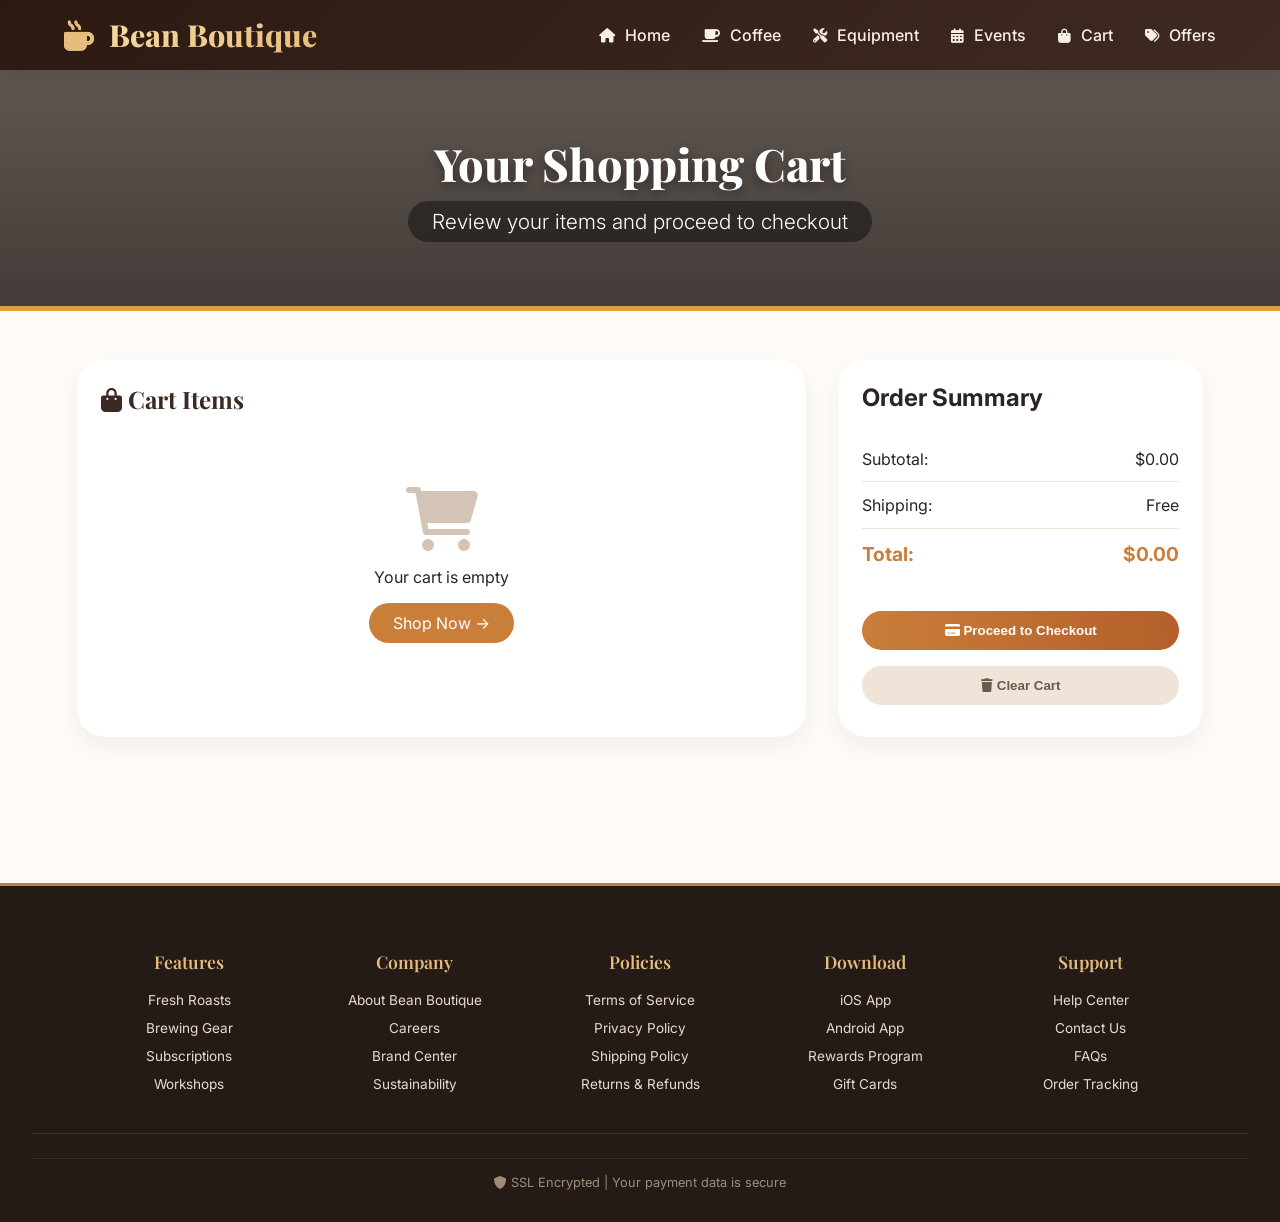
<file: cart.html>
<!DOCTYPE html>
<html lang="en">
<head>
    <meta charset="UTF-8">
    <meta name="viewport" content="width=device-width, initial-scale=1.0">
    <title>Shopping Cart - Bean Boutique</title>
    <link rel="stylesheet" href="css/styles.css">
    <link href="https://fonts.googleapis.com/css2?family=Inter:opsz,wght@14..32,300;14..32,400;14..32,600;14..32,700&family=Playfair+Display:wght@400;500;700;800&display=swap" rel="stylesheet">
    <link rel="stylesheet" href="https://cdnjs.cloudflare.com/ajax/libs/font-awesome/6.0.0-beta3/css/all.min.css">
</head>
<body>

<!-- Navigation Bar -->
<nav>
    <div class="logo"><i class="fas fa-mug-hot"></i> Bean Boutique</div>
    <ul>
        <li><a href="index.html"><i class="fas fa-home"></i> Home</a></li>
        <li><a href="coffee.html"><i class="fas fa-coffee"></i> Coffee</a></li>
        <li><a href="equipment.html"><i class="fas fa-tools"></i> Equipment</a></li>
        <li><a href="events.html"><i class="fas fa-calendar-alt"></i> Events</a></li>
        <li><a href="cart.html"><i class="fas fa-shopping-bag"></i> Cart</a></li>
        <li><a href="offers.html"><i class="fas fa-tags"></i> Offers</a></li>
    </ul>
</nav>

<!-- Page Header -->
<header class="small-header cart-header">
    <h1>Your Shopping Cart</h1>
    <p>Review your items and proceed to checkout</p>
</header>

<!-- Plugin 3: Shopping Cart with Quantity Management -->
<section class="cart-section">
    <div class="cart-container">
        <div class="cart-items">
            <h2><i class="fas fa-shopping-bag"></i> Cart Items</h2>
            <div id="cartItemsList">
                <div class="empty-cart">
                    <i class="fas fa-shopping-cart"></i>
                    <p>Your cart is empty</p>
                    <a href="coffee.html" class="shop-now">Shop Now →</a>
                </div>
            </div>
        </div>
        <div class="cart-summary">
            <h2>Order Summary</h2>
            <div class="summary-details">
                <div class="summary-row">
                    <span>Subtotal:</span>
                    <span id="subtotal">$0.00</span>
                </div>
                <div class="summary-row">
                    <span>Shipping:</span>
                    <span>Free</span>
                </div>
                <div class="summary-row total">
                    <span>Total:</span>
                    <span id="total">$0.00</span>
                </div>
            </div>
            <button class="checkout-btn" onclick="checkout()"><i class="fas fa-credit-card"></i> Proceed to Checkout</button>
            <button class="clear-cart" onclick="clearCart()"><i class="fas fa-trash"></i> Clear Cart</button>
        </div>
    </div>
</section>

<!-- Footer -->
<footer>
    <div class="footer-columns">
        <div class="footer-col">
            <h3>Features</h3>
            <ul>
                <li><a href="coffee.html">Fresh Roasts</a></li>
                <li><a href="equipment.html">Brewing Gear</a></li>
                <li><a href="offers.html">Subscriptions</a></li>
                <li><a href="events.html">Workshops</a></li>
            </ul>
        </div>
        <div class="footer-col">
            <h3>Company</h3>
            <ul>
                <li><a href="#">About Bean Boutique</a></li>
                <li><a href="#">Careers</a></li>
                <li><a href="#">Brand Center</a></li>
                <li><a href="#">Sustainability</a></li>
            </ul>
        </div>
        <div class="footer-col">
            <h3>Policies</h3>
            <ul>
                <li><a href="#">Terms of Service</a></li>
                <li><a href="#">Privacy Policy</a></li>
                <li><a href="#">Shipping Policy</a></li>
                <li><a href="#">Returns & Refunds</a></li>
            </ul>
        </div>
        <div class="footer-col">
            <h3>Download</h3>
            <ul>
                <li><a href="#">iOS App</a></li>
                <li><a href="#">Android App</a></li>
                <li><a href="#">Rewards Program</a></li>
                <li><a href="#">Gift Cards</a></li>
            </ul>
        </div>
        <div class="footer-col">
            <h3>Support</h3>
            <ul>
                <li><a href="#">Help Center</a></li>
                <li><a href="#">Contact Us</a></li>
                <li><a href="#">FAQs</a></li>
                <li><a href="#">Order Tracking</a></li>
            </ul>
        </div>
    </div>
    <div class="security-badge">
        <i class="fas fa-shield-alt"></i> SSL Encrypted | Your payment data is secure
    </div>
</footer>

<script>
// Load and display cart items from localStorage
function loadCart() {
    let cart = JSON.parse(localStorage.getItem('coffeeCart') || '[]');
    let cartItemsDiv = document.getElementById('cartItemsList');
    
    if (cart.length === 0) {
        cartItemsDiv.innerHTML = `<div class="empty-cart">
            <i class="fas fa-shopping-cart"></i>
            <p>Your cart is empty</p>
            <a href="coffee.html" class="shop-now">Shop Now →</a>
        </div>`;
        document.getElementById('subtotal').innerText = '$0.00';
        document.getElementById('total').innerText = '$0.00';
        return;
    }
    
    let html = '<div class="cart-items-list">';
    let subtotal = 0;
    
    cart.forEach((item, index) => {
        let itemTotal = item.price * item.quantity;
        subtotal += itemTotal;
        html += `
            <div class="cart-item">
                <div class="cart-item-info">
                    <h3>${item.name}</h3>
                    <p>$${item.price.toFixed(2)} each</p>
                    <div class="quantity-controls">
                        <button class="qty-btn" onclick="updateQuantity(${index}, -1)">-</button>
                        <span class="qty-value">${item.quantity}</span>
                        <button class="qty-btn" onclick="updateQuantity(${index}, 1)">+</button>
                        <span class="item-total">$${itemTotal.toFixed(2)}</span>
                    </div>
                </div>
                <button class="remove-item" onclick="removeItem(${index})"><i class="fas fa-trash-alt"></i> Remove</button>
            </div>
        `;
    });
    
    html += '</div>';
    cartItemsDiv.innerHTML = html;
    document.getElementById('subtotal').innerText = `$${subtotal.toFixed(2)}`;
    document.getElementById('total').innerText = `$${subtotal.toFixed(2)}`;
}

// Update item quantity
function updateQuantity(index, change) {
    let cart = JSON.parse(localStorage.getItem('coffeeCart') || '[]');
    let newQuantity = cart[index].quantity + change;
    
    if (newQuantity < 1) {
        cart.splice(index, 1);
    } else {
        cart[index].quantity = newQuantity;
    }
    
    localStorage.setItem('coffeeCart', JSON.stringify(cart));
    loadCart();
}

// Remove single item from cart
function removeItem(index) {
    let cart = JSON.parse(localStorage.getItem('coffeeCart') || '[]');
    cart.splice(index, 1);
    localStorage.setItem('coffeeCart', JSON.stringify(cart));
    loadCart();
}

// Clear entire cart
function clearCart() {
    if (confirm('Are you sure you want to clear your cart?')) {
        localStorage.removeItem('coffeeCart');
        loadCart();
    }
}

// Checkout process
function checkout() {
    let cart = JSON.parse(localStorage.getItem('coffeeCart') || '[]');
    if (cart.length === 0) {
        alert('Your cart is empty! Add some items first.');
        return;
    }
    alert('Thank you for your purchase! 🎉 Your order has been placed.');
    localStorage.removeItem('coffeeCart');
    loadCart();
}

// Initialize cart on page load
loadCart();
</script>

</body>
</html>
</file>
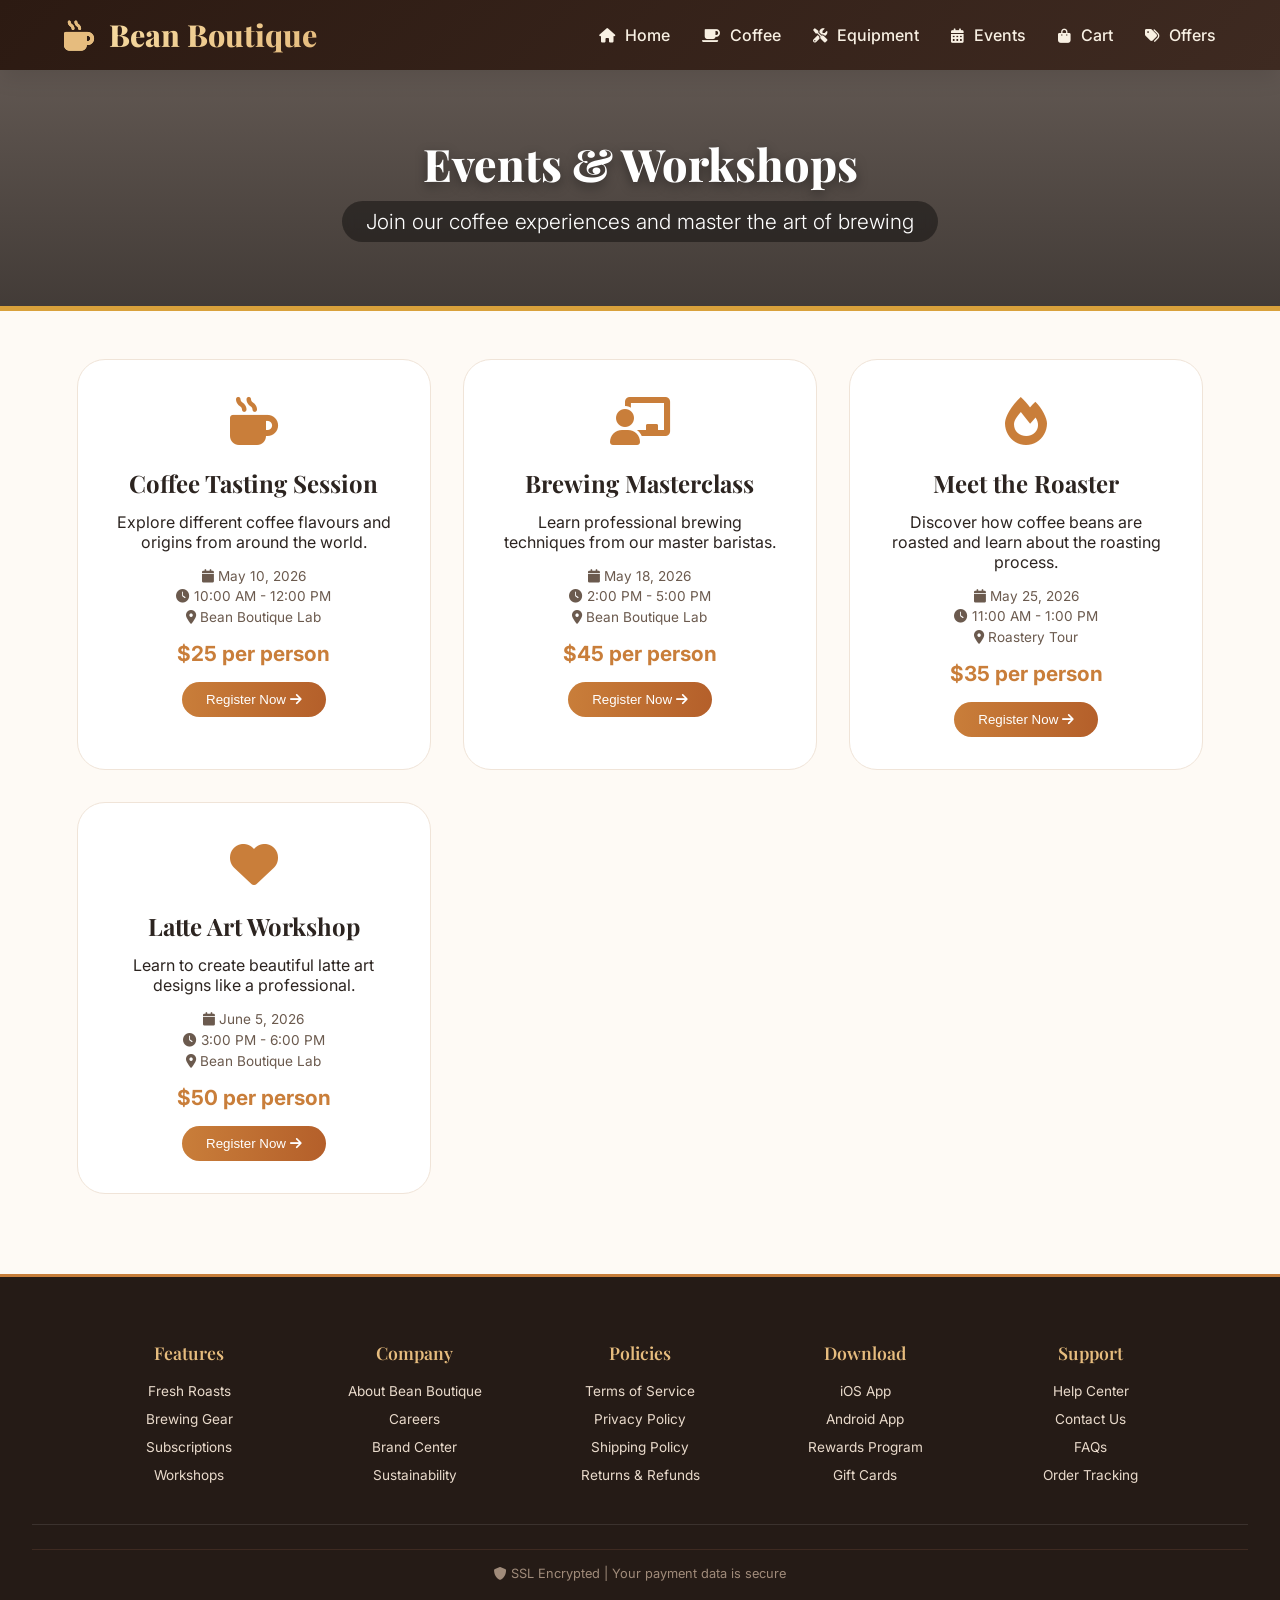
<file: events.html>
<!DOCTYPE html>
<html lang="en">
<head>
    <meta charset="UTF-8">
    <meta name="viewport" content="width=device-width, initial-scale=1.0">
    <title>Events & Workshops - Bean Boutique</title>
    <link rel="stylesheet" href="css/styles.css">
    <link href="https://fonts.googleapis.com/css2?family=Inter:opsz,wght@14..32,300;14..32,400;14..32,600;14..32,700&family=Playfair+Display:wght@400;500;700;800&display=swap" rel="stylesheet">
    <link rel="stylesheet" href="https://cdnjs.cloudflare.com/ajax/libs/font-awesome/6.0.0-beta3/css/all.min.css">
</head>
<body>

<!-- Navigation Bar -->
<nav>
    <div class="logo"><i class="fas fa-mug-hot"></i> Bean Boutique</div>
    <ul>
        <li><a href="index.html"><i class="fas fa-home"></i> Home</a></li>
        <li><a href="coffee.html"><i class="fas fa-coffee"></i> Coffee</a></li>
        <li><a href="equipment.html"><i class="fas fa-tools"></i> Equipment</a></li>
        <li><a href="events.html"><i class="fas fa-calendar-alt"></i> Events</a></li>
        <li><a href="cart.html"><i class="fas fa-shopping-bag"></i> Cart</a></li>
        <li><a href="offers.html"><i class="fas fa-tags"></i> Offers</a></li>
    </ul>
</nav>

<!-- Page Header -->
<header class="small-header events-header">
    <h1>Events & Workshops</h1>
    <p>Join our coffee experiences and master the art of brewing</p>
</header>

<!-- Events Grid -->
<section class="events-container">
    <div class="event-card">
        <div class="event-icon"><i class="fas fa-mug-hot"></i></div>
        <h2>Coffee Tasting Session</h2>
        <p>Explore different coffee flavours and origins from around the world.</p>
        <div class="event-details">
            <span><i class="fas fa-calendar"></i> May 10, 2026</span>
            <span><i class="fas fa-clock"></i> 10:00 AM - 12:00 PM</span>
            <span><i class="fas fa-map-marker-alt"></i> Bean Boutique Lab</span>
        </div>
        <div class="event-price">$25 per person</div>
        <button class="register-btn" onclick="openRegistration('Coffee Tasting Session', 25)">Register Now <i class="fas fa-arrow-right"></i></button>
    </div>

    <div class="event-card">
        <div class="event-icon"><i class="fas fa-chalkboard-user"></i></div>
        <h2>Brewing Masterclass</h2>
        <p>Learn professional brewing techniques from our master baristas.</p>
        <div class="event-details">
            <span><i class="fas fa-calendar"></i> May 18, 2026</span>
            <span><i class="fas fa-clock"></i> 2:00 PM - 5:00 PM</span>
            <span><i class="fas fa-map-marker-alt"></i> Bean Boutique Lab</span>
        </div>
        <div class="event-price">$45 per person</div>
        <button class="register-btn" onclick="openRegistration('Brewing Masterclass', 45)">Register Now <i class="fas fa-arrow-right"></i></button>
    </div>

    <div class="event-card">
        <div class="event-icon"><i class="fas fa-fire"></i></div>
        <h2>Meet the Roaster</h2>
        <p>Discover how coffee beans are roasted and learn about the roasting process.</p>
        <div class="event-details">
            <span><i class="fas fa-calendar"></i> May 25, 2026</span>
            <span><i class="fas fa-clock"></i> 11:00 AM - 1:00 PM</span>
            <span><i class="fas fa-map-marker-alt"></i> Roastery Tour</span>
        </div>
        <div class="event-price">$35 per person</div>
        <button class="register-btn" onclick="openRegistration('Meet the Roaster', 35)">Register Now <i class="fas fa-arrow-right"></i></button>
    </div>

    <div class="event-card">
        <div class="event-icon"><i class="fas fa-heart"></i></div>
        <h2>Latte Art Workshop</h2>
        <p>Learn to create beautiful latte art designs like a professional.</p>
        <div class="event-details">
            <span><i class="fas fa-calendar"></i> June 5, 2026</span>
            <span><i class="fas fa-clock"></i> 3:00 PM - 6:00 PM</span>
            <span><i class="fas fa-map-marker-alt"></i> Bean Boutique Lab</span>
        </div>
        <div class="event-price">$50 per person</div>
        <button class="register-btn" onclick="openRegistration('Latte Art Workshop', 50)">Register Now <i class="fas fa-arrow-right"></i></button>
    </div>
</section>

<!-- Registration Modal -->
<div id="registerModal" class="modal">
    <div class="modal-content register-modal">
        <span class="close">&times;</span>
        <i class="fas fa-clipboard-list form-icon"></i>
        <h2>Register for Event</h2>
        <form id="registrationForm" action="mailto:events@beanboutique.com" method="POST" enctype="text/plain">
            <input type="text" id="eventName" name="Event" class="event-input" readonly>
            <input type="text" id="eventPrice" name="Price" class="event-input" readonly>
            <input type="text" id="firstName" name="First Name" placeholder="First Name" required>
            <input type="text" id="lastName" name="Last Name" placeholder="Last Name" required>
            <input type="email" id="email" name="Email" placeholder="Email Address" required>
            <input type="tel" id="phone" name="Phone Number" placeholder="Phone Number (optional)">
            <button type="submit">Complete Registration <i class="fas fa-check"></i></button>
        </form>
        <p class="email-note"><i class="fas fa-envelope"></i> Your registration will be sent to our events team via email</p>
    </div>
</div>

<!-- Toast Notification -->
<div id="toast" class="toast"><i class="fas fa-check-circle"></i> Registration sent!</div>

<!-- Footer -->
<footer>
    <div class="footer-columns">
        <div class="footer-col">
            <h3>Features</h3>
            <ul>
                <li><a href="coffee.html">Fresh Roasts</a></li>
                <li><a href="equipment.html">Brewing Gear</a></li>
                <li><a href="offers.html">Subscriptions</a></li>
                <li><a href="events.html">Workshops</a></li>
            </ul>
        </div>
        <div class="footer-col">
            <h3>Company</h3>
            <ul>
                <li><a href="#">About Bean Boutique</a></li>
                <li><a href="#">Careers</a></li>
                <li><a href="#">Brand Center</a></li>
                <li><a href="#">Sustainability</a></li>
            </ul>
        </div>
        <div class="footer-col">
            <h3>Policies</h3>
            <ul>
                <li><a href="#">Terms of Service</a></li>
                <li><a href="#">Privacy Policy</a></li>
                <li><a href="#">Shipping Policy</a></li>
                <li><a href="#">Returns & Refunds</a></li>
            </ul>
        </div>
        <div class="footer-col">
            <h3>Download</h3>
            <ul>
                <li><a href="#">iOS App</a></li>
                <li><a href="#">Android App</a></li>
                <li><a href="#">Rewards Program</a></li>
                <li><a href="#">Gift Cards</a></li>
            </ul>
        </div>
        <div class="footer-col">
            <h3>Support</h3>
            <ul>
                <li><a href="#">Help Center</a></li>
                <li><a href="#">Contact Us</a></li>
                <li><a href="#">FAQs</a></li>
                <li><a href="#">Order Tracking</a></li>
            </ul>
        </div>
    </div>
    <div class="security-badge">
        <i class="fas fa-shield-alt"></i> SSL Encrypted | Your payment data is secure
    </div>
</footer>

<script>
let currentEventName = '';
let currentEventPrice = '';

// Open registration modal with event details
function openRegistration(eventName, eventPrice) {
    let modal = document.getElementById('registerModal');
    currentEventName = eventName;
    currentEventPrice = eventPrice;
    document.getElementById('eventName').value = eventName;
    document.getElementById('eventPrice').value = '$' + eventPrice;
    modal.style.display = "flex";
}

// Handle form submission - opens email client
document.getElementById('registrationForm').addEventListener('submit', function(e) {
    e.preventDefault();
    
    let firstName = document.getElementById('firstName').value;
    let lastName = document.getElementById('lastName').value;
    let email = document.getElementById('email').value;
    let phone = document.getElementById('phone').value || 'Not provided';
    let eventName = document.getElementById('eventName').value;
    let eventPrice = document.getElementById('eventPrice').value;
    
    let subject = encodeURIComponent(`Event Registration: ${eventName}`);
    let body = encodeURIComponent(
        `Hello Bean Boutique Events Team,\n\n` +
        `I would like to register for the following event:\n\n` +
        `Event: ${eventName}\n` +
        `Price: ${eventPrice}\n\n` +
        `My Details:\n` +
        `Name: ${firstName} ${lastName}\n` +
        `Email: ${email}\n` +
        `Phone: ${phone}\n\n` +
        `Please send me confirmation and payment instructions.\n\n` +
        `Thank you!`
    );
    
    window.location.href = `mailto:events@beanboutique.com?subject=${subject}&body=${body}`;
    
    let toast = document.getElementById('toast');
    toast.innerHTML = '<i class="fas fa-check-circle"></i> Opening email client... Please send the email to complete registration!';
    toast.classList.add('show');
    
    setTimeout(() => {
        toast.classList.remove('show');
    }, 3000);
    
    setTimeout(() => {
        document.getElementById('registerModal').style.display = "none";
        document.getElementById('registrationForm').reset();
    }, 1000);
});
</script>

</body>
</html>
</file>
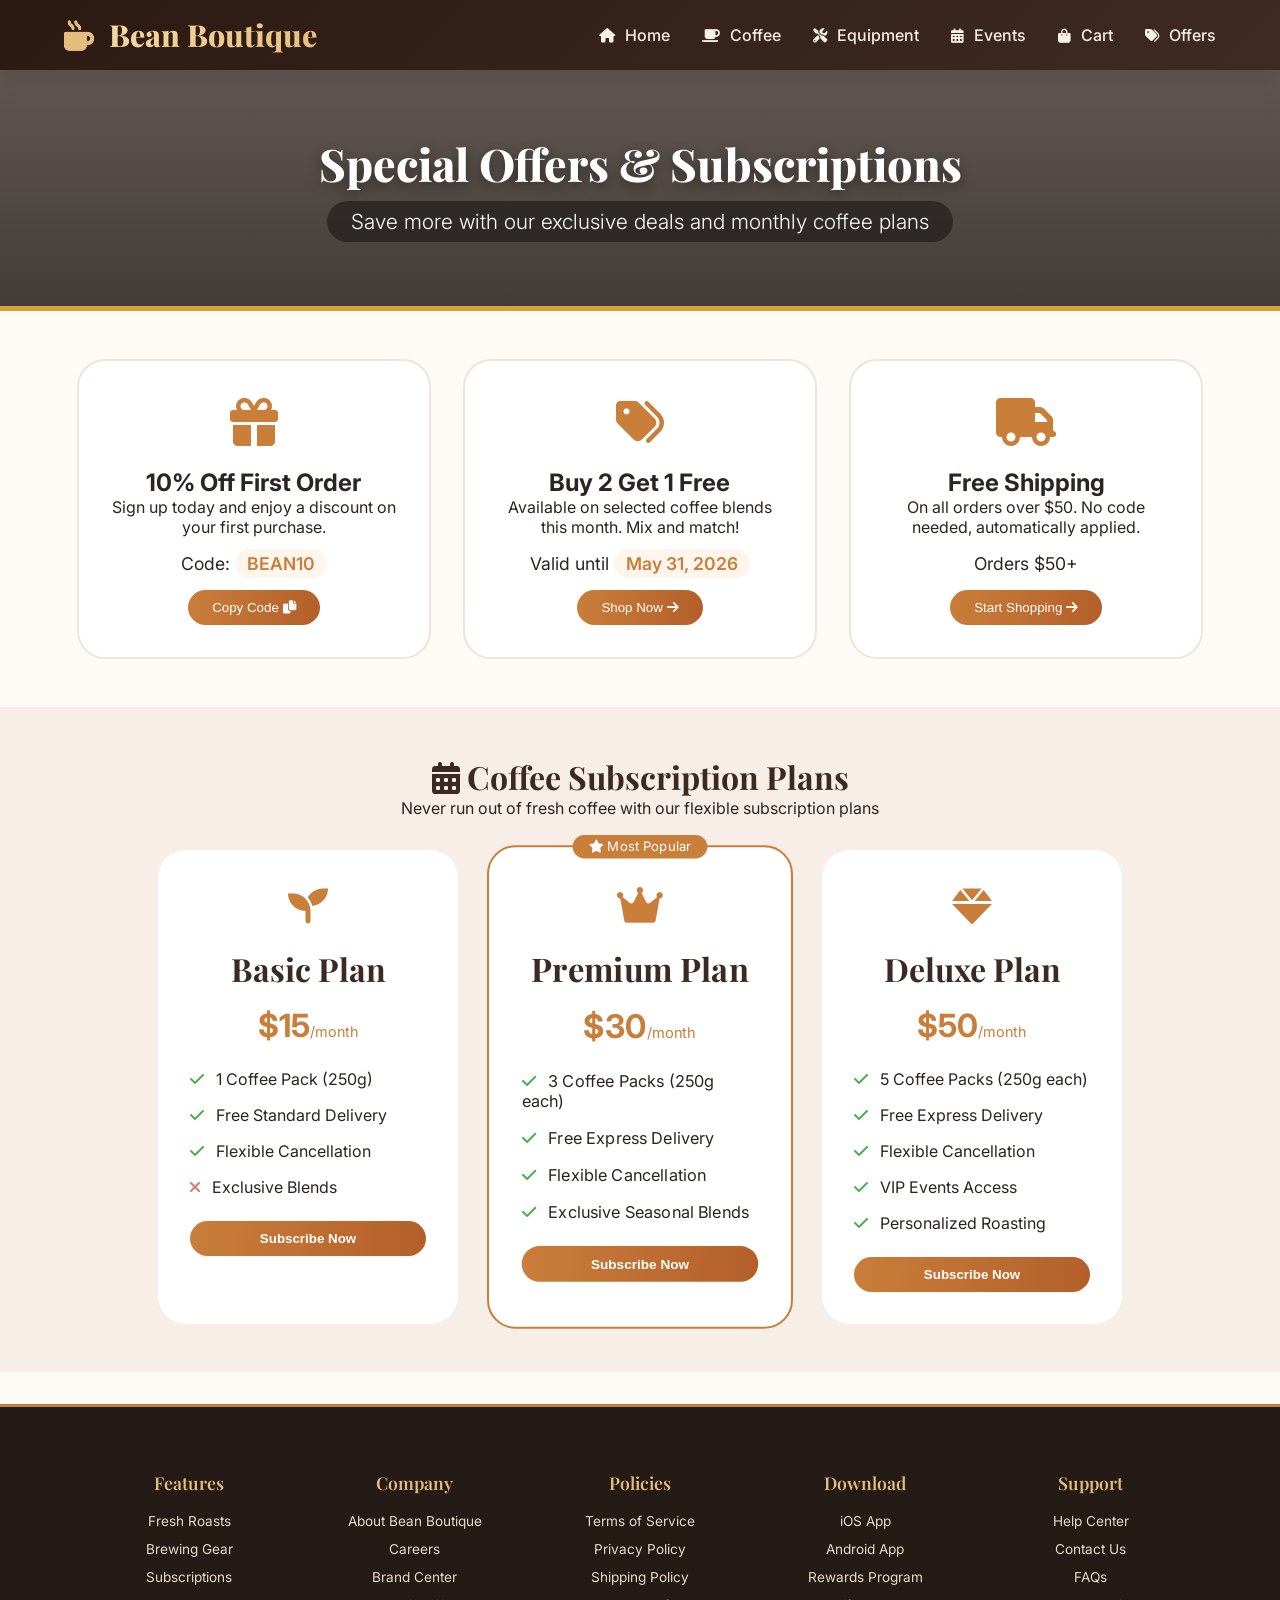
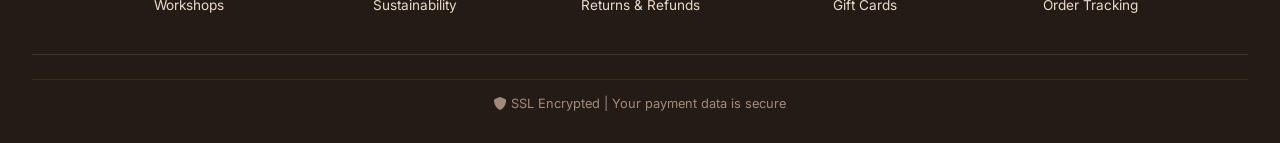
<file: offers.html>
<!DOCTYPE html>
<html lang="en">
<head>
    <meta charset="UTF-8">
    <meta name="viewport" content="width=device-width, initial-scale=1.0">
    <title>Offers - Bean Boutique</title>
    <link rel="stylesheet" href="css/styles.css">
    <link href="https://fonts.googleapis.com/css2?family=Inter:opsz,wght@14..32,300;14..32,400;14..32,600;14..32,700&family=Playfair+Display:wght@400;500;700;800&display=swap" rel="stylesheet">
    <link rel="stylesheet" href="https://cdnjs.cloudflare.com/ajax/libs/font-awesome/6.0.0-beta3/css/all.min.css">
</head>
<body>

<!-- Navigation Bar -->
<nav>
    <div class="logo"><i class="fas fa-mug-hot"></i> Bean Boutique</div>
    <ul>
        <li><a href="index.html"><i class="fas fa-home"></i> Home</a></li>
        <li><a href="coffee.html"><i class="fas fa-coffee"></i> Coffee</a></li>
        <li><a href="equipment.html"><i class="fas fa-tools"></i> Equipment</a></li>
        <li><a href="events.html"><i class="fas fa-calendar-alt"></i> Events</a></li>
        <li><a href="cart.html"><i class="fas fa-shopping-bag"></i> Cart</a></li>
        <li><a href="offers.html"><i class="fas fa-tags"></i> Offers</a></li>
    </ul>
</nav>

<!-- Page Header -->
<header class="small-header offers-header">
    <h1>Special Offers & Subscriptions</h1>
    <p>Save more with our exclusive deals and monthly coffee plans</p>
</header>

<!-- Offers Cards -->
<section class="offers-container">
    <div class="offer-card">
        <div class="offer-icon"><i class="fas fa-gift"></i></div>
        <h2>10% Off First Order</h2>
        <p>Sign up today and enjoy a discount on your first purchase.</p>
        <div class="offer-code">Code: <span>BEAN10</span></div>
        <button class="copy-code" onclick="copyCode('BEAN10')">Copy Code <i class="fas fa-copy"></i></button>
    </div>

    <div class="offer-card">
        <div class="offer-icon"><i class="fas fa-tags"></i></div>
        <h2>Buy 2 Get 1 Free</h2>
        <p>Available on selected coffee blends this month. Mix and match!</p>
        <div class="offer-code">Valid until <span>May 31, 2026</span></div>
        <button class="shop-offer" onclick="location.href='coffee.html'">Shop Now <i class="fas fa-arrow-right"></i></button>
    </div>

    <div class="offer-card">
        <div class="offer-icon"><i class="fas fa-truck"></i></div>
        <h2>Free Shipping</h2>
        <p>On all orders over $50. No code needed, automatically applied.</p>
        <div class="offer-code">Orders $50+</div>
        <button class="shop-offer" onclick="location.href='coffee.html'">Start Shopping <i class="fas fa-arrow-right"></i></button>
    </div>
</section>

<!-- Subscription Plans -->
<section class="subscription-section">
    <h2><i class="fas fa-calendar-alt"></i> Coffee Subscription Plans</h2>
    <p>Never run out of fresh coffee with our flexible subscription plans</p>
    
    <div class="subscription-container">
        <div class="plan">
            <div class="plan-icon"><i class="fas fa-seedling"></i></div>
            <h2>Basic Plan</h2>
            <div class="plan-price">$15<span>/month</span></div>
            <ul>
                <li><i class="fas fa-check"></i> 1 Coffee Pack (250g)</li>
                <li><i class="fas fa-check"></i> Free Standard Delivery</li>
                <li><i class="fas fa-check"></i> Flexible Cancellation</li>
                <li><i class="fas fa-times"></i> Exclusive Blends</li>
            </ul>
            <button class="subscribe-btn" onclick="subscribe('Basic Plan', 15)">Subscribe Now</button>
        </div>

        <div class="plan popular">
            <div class="popular-badge"><i class="fas fa-star"></i> Most Popular</div>
            <div class="plan-icon"><i class="fas fa-crown"></i></div>
            <h2>Premium Plan</h2>
            <div class="plan-price">$30<span>/month</span></div>
            <ul>
                <li><i class="fas fa-check"></i> 3 Coffee Packs (250g each)</li>
                <li><i class="fas fa-check"></i> Free Express Delivery</li>
                <li><i class="fas fa-check"></i> Flexible Cancellation</li>
                <li><i class="fas fa-check"></i> Exclusive Seasonal Blends</li>
            </ul>
            <button class="subscribe-btn" onclick="subscribe('Premium Plan', 30)">Subscribe Now</button>
        </div>

        <div class="plan">
            <div class="plan-icon"><i class="fas fa-gem"></i></div>
            <h2>Deluxe Plan</h2>
            <div class="plan-price">$50<span>/month</span></div>
            <ul>
                <li><i class="fas fa-check"></i> 5 Coffee Packs (250g each)</li>
                <li><i class="fas fa-check"></i> Free Express Delivery</li>
                <li><i class="fas fa-check"></i> Flexible Cancellation</li>
                <li><i class="fas fa-check"></i> VIP Events Access</li>
                <li><i class="fas fa-check"></i> Personalized Roasting</li>
            </ul>
            <button class="subscribe-btn" onclick="subscribe('Deluxe Plan', 50)">Subscribe Now</button>
        </div>
    </div>
</section>

<!-- Toast Notification -->
<div id="toast" class="toast"><i class="fas fa-check-circle"></i> Code copied!</div>

<!-- Footer -->
<footer>
    <div class="footer-columns">
        <div class="footer-col">
            <h3>Features</h3>
            <ul>
                <li><a href="coffee.html">Fresh Roasts</a></li>
                <li><a href="equipment.html">Brewing Gear</a></li>
                <li><a href="offers.html">Subscriptions</a></li>
                <li><a href="events.html">Workshops</a></li>
            </ul>
        </div>
        <div class="footer-col">
            <h3>Company</h3>
            <ul>
                <li><a href="#">About Bean Boutique</a></li>
                <li><a href="#">Careers</a></li>
                <li><a href="#">Brand Center</a></li>
                <li><a href="#">Sustainability</a></li>
            </ul>
        </div>
        <div class="footer-col">
            <h3>Policies</h3>
            <ul>
                <li><a href="#">Terms of Service</a></li>
                <li><a href="#">Privacy Policy</a></li>
                <li><a href="#">Shipping Policy</a></li>
                <li><a href="#">Returns & Refunds</a></li>
            </ul>
        </div>
        <div class="footer-col">
            <h3>Download</h3>
            <ul>
                <li><a href="#">iOS App</a></li>
                <li><a href="#">Android App</a></li>
                <li><a href="#">Rewards Program</a></li>
                <li><a href="#">Gift Cards</a></li>
            </ul>
        </div>
        <div class="footer-col">
            <h3>Support</h3>
            <ul>
                <li><a href="#">Help Center</a></li>
                <li><a href="#">Contact Us</a></li>
                <li><a href="#">FAQs</a></li>
                <li><a href="#">Order Tracking</a></li>
            </ul>
        </div>
    </div>
    <div class="security-badge">
        <i class="fas fa-shield-alt"></i> SSL Encrypted | Your payment data is secure
    </div>
</footer>

<script>
// Copy discount code to clipboard
function copyCode(code) {
    navigator.clipboard.writeText(code);
    let toast = document.getElementById('toast');
    toast.innerHTML = '<i class="fas fa-check-circle"></i> Code ' + code + ' copied!';
    toast.classList.add('show');
    setTimeout(() => {
        toast.classList.remove('show');
    }, 2000);
}

// Subscribe to plan (alert for demo)
function subscribe(plan, price) {
    alert(`🎉 Thank you for subscribing to ${plan} ($${price}/month)! We'll send confirmation to your email.`);
}
</script>

</body>
</html>
</file>
<file: css/styles.css>
/* Reset & Base Styles */
* {
    margin: 0;
    padding: 0;
    box-sizing: border-box;
}

body {
    font-family: 'Inter', sans-serif;
    background-color: #fefaf5;
    color: #2c2420;
    scroll-behavior: smooth;
}

/* Navigation Bar */
nav {
    display: flex;
    justify-content: space-between;
    align-items: center;
    background: linear-gradient(135deg, #2c1a12 0%, #3e2a21 100%);
    padding: 0.9rem 5%;
    box-shadow: 0 8px 20px rgba(0,0,0,0.1);
    position: sticky;
    top: 0;
    z-index: 100;
}

.logo {
    font-family: 'Playfair Display', serif;
    font-size: 1.9rem;
    font-weight: 800;
    background: linear-gradient(135deg, #f9e0a8, #e6bc7e);
    -webkit-background-clip: text;
    background-clip: text;
    color: transparent;
}

.logo i {
    color: #e6bc7e;
    margin-right: 8px;
    background: none;
    -webkit-background-clip: unset;
    background-clip: unset;
    color: #e6bc7e;
}

nav ul {
    display: flex;
    gap: 2rem;
    list-style: none;
}

nav ul li a {
    color: #f8f0e3;
    text-decoration: none;
    font-weight: 500;
    font-size: 1rem;
    transition: all 0.3s ease;
    position: relative;
    padding: 0.5rem 0;
}

nav ul li a i {
    margin-right: 6px;
    font-size: 0.9rem;
}

/* Animated underline on hover */
nav ul li a::after {
    content: '';
    position: absolute;
    bottom: 0;
    left: 0;
    width: 0;
    height: 2px;
    background: #e6bc7e;
    transition: width 0.3s;
}

nav ul li a:hover::after {
    width: 100%;
}

nav ul li a:hover {
    color: #ffdd9e;
    transform: translateY(-2px);
}

/* Header & Hero Sections */
header {
    background: linear-gradient(rgba(30, 18, 12, 0.6), rgba(20, 12, 8, 0.7)), url('https://images.pexels.com/photos/1695052/pexels-photo-1695052.jpeg?auto=compress&cs=tinysrgb&w=1600');
    background-size: cover;
    background-position: center 35%;
    text-align: center;
    padding: 6rem 2rem;
    color: white;
    border-bottom: 5px solid #d9a13b;
}

header h1 {
    font-family: 'Playfair Display', serif;
    font-size: 3.8rem;
    font-weight: 800;
    text-shadow: 0 4px 12px rgba(0,0,0,0.4);
    margin-bottom: 0.8rem;
    animation: fadeInUp 1s ease;
}

header p {
    font-size: 1.3rem;
    font-weight: 300;
    background: rgba(0,0,0,0.4);
    display: inline-block;
    padding: 0.5rem 1.5rem;
    border-radius: 60px;
    backdrop-filter: blur(6px);
}

/* Fade in animation */
@keyframes fadeInUp {
    from {
        opacity: 0;
        transform: translateY(30px);
    }
    to {
        opacity: 1;
        transform: translateY(0);
    }
}

/* Notification message - hidden by default, shown via JS */
#notificationMsg {
    display: none;
}

/* Slideshow Carousel */
.slideshow-container {
    width: 100%;
    margin: 2rem auto;
    border-radius: 28px;
    overflow: hidden;
    box-shadow: 0 20px 35px -12px rgba(0,0,0,0.25);
    background: #e7d9cd;
    padding: 8px;
    position: relative;
}

.slide {
    width: 100%;
    height: auto;
    display: none;
}

.slide.active {
    display: block;
    animation: fadeAnim 1.2s;
}

@keyframes fadeAnim {
    0% { opacity: 0.4; }
    100% { opacity: 1; }
}

.slideshow-dots {
    text-align: center;
    padding: 12px 0;
    background: #e7d9cd;
}

.dot {
    cursor: pointer;
    height: 12px;
    width: 12px;
    margin: 0 5px;
    background-color: #c4a27a;
    border-radius: 50%;
    display: inline-block;
    transition: background-color 0.3s ease;
}

.dot:hover, .dot.active {
    background-color: #c97e3a;
    transform: scale(1.2);
}

/* Features Section (Homepage) */
.features {
    display: flex;
    flex-wrap: wrap;
    justify-content: center;
    gap: 2rem;
    padding: 4rem 6%;
    background: #fffaf5;
}

.box {
    background: white;
    padding: 0 1.8rem 2rem 1.8rem;
    width: 350px;
    text-align: center;
    border-radius: 32px;
    box-shadow: 0 20px 30px -10px rgba(0, 0, 0, 0.08);
    transition: all 0.35s cubic-bezier(0.2, 0.9, 0.4, 1.1);
    border: 1px solid rgba(217, 161, 59, 0.2);
    overflow: hidden;
}

.box:hover {
    transform: translateY(-12px);
    box-shadow: 0 28px 38px -14px rgba(90, 45, 20, 0.2);
    border-color: #e6bc7e;
}

.box-image {
    width: calc(100% + 3.6rem);
    margin: 0 -1.8rem 1.5rem -1.8rem;
    height: 200px;
    overflow: hidden;
}

.box-image img {
    width: 100%;
    height: 100%;
    object-fit: cover;
    transition: transform 0.5s ease;
}

.box:hover .box-image img {
    transform: scale(1.05);
}

.box i {
    font-size: 2.5rem;
    color: #c97e3a;
    margin-bottom: 1rem;
    background: #fff0e3;
    padding: 0.6rem;
    border-radius: 60px;
    transition: 0.2s;
    display: inline-block;
    margin-top: -1.2rem;
}

.box:hover i {
    background: #e6bc7e20;
    color: #a5551e;
    transform: scale(1.05);
}

.box h2 {
    font-family: 'Playfair Display', serif;
    font-size: 1.8rem;
    margin-bottom: 0.8rem;
    color: #3b2a22;
}

.box p {
    color: #5e4b3c;
    line-height: 1.5;
    margin-bottom: 1.2rem;
}

.btn-learn {
    display: inline-block;
    padding: 8px 20px;
    background: linear-gradient(95deg, #c97e3a, #b45f2a);
    color: white;
    text-decoration: none;
    border-radius: 60px;
    font-weight: 600;
    font-size: 0.9rem;
    transition: all 0.3s;
}

.btn-learn:hover {
    transform: translateX(5px);
    background: linear-gradient(95deg, #b45f2a, #9b4c1c);
}

/* Gallery Section */
.gallery-section {
    padding: 4rem 6%;
    background: #f7efe7;
}

.gallery-section h2 {
    font-family: 'Playfair Display', serif;
    text-align: center;
    font-size: 2.5rem;
    color: #3b2a22;
    margin-bottom: 2rem;
}

.gallery-section h2 i {
    color: #c97e3a;
    margin-right: 12px;
}

.gallery-grid {
    display: grid;
    grid-template-columns: repeat(auto-fit, minmax(300px, 1fr));
    gap: 1.5rem;
    max-width: 1400px;
    margin: 0 auto;
}

.gallery-item {
    position: relative;
    border-radius: 20px;
    overflow: hidden;
    cursor: pointer;
    box-shadow: 0 10px 20px rgba(0,0,0,0.1);
    transition: transform 0.3s;
}

.gallery-item:hover {
    transform: translateY(-8px);
}

.gallery-item img {
    width: 100%;
    height: 280px;
    object-fit: cover;
    display: block;
    transition: transform 0.5s;
}

.gallery-item:hover img {
    transform: scale(1.08);
}

.gallery-overlay {
    position: absolute;
    bottom: 0;
    left: 0;
    right: 0;
    background: linear-gradient(to top, rgba(0,0,0,0.8), transparent);
    color: white;
    padding: 1rem;
    transform: translateY(100%);
    transition: transform 0.3s;
}

.gallery-item:hover .gallery-overlay {
    transform: translateY(0);
}

.gallery-overlay span {
    display: block;
    font-weight: 600;
    font-size: 1.1rem;
}

/* Modal Popup */
.modal {
    display: none;
    position: fixed;
    z-index: 1000;
    left: 0;
    top: 0;
    width: 100%;
    height: 100%;
    background-color: rgba(0, 0, 0, 0.7);
    backdrop-filter: blur(5px);
    align-items: center;
    justify-content: center;
}

.modal-content {
    background: linear-gradient(145deg, #ffffff, #fff7ef);
    margin: auto;
    padding: 2rem 2rem 2.2rem;
    width: 90%;
    max-width: 420px;
    border-radius: 48px;
    text-align: center;
    box-shadow: 0 35px 55px rgba(0, 0, 0, 0.3);
    position: relative;
    animation: modalPop 0.4s ease-out;
    border: 1px solid #ffdeae;
}

@keyframes modalPop {
    from {
        transform: scale(0.9);
        opacity: 0;
    }
    to {
        transform: scale(1);
        opacity: 1;
    }
}

.close {
    position: absolute;
    right: 1.5rem;
    top: 1.2rem;
    font-size: 2rem;
    font-weight: bold;
    cursor: pointer;
    color: #b46f3a;
    transition: 0.2s;
}

.close:hover {
    color: #d34200;
    transform: rotate(90deg);
}

.modal-content i.fa-gift {
    font-size: 2.8rem;
    color: #c97e3a;
    margin-bottom: 0.5rem;
}

.modal-content h2 {
    font-family: 'Playfair Display', serif;
    font-size: 2rem;
    color: #2f221b;
    margin-bottom: 0.5rem;
}

.modal-content p {
    font-size: 1rem;
    margin: 0.5rem 0 1.5rem;
    color: #7a5a44;
}

.modal-content input {
    width: 85%;
    padding: 14px 18px;
    margin: 0.5rem 0 1.2rem;
    border: 1.5px solid #e9cfb0;
    border-radius: 60px;
    font-size: 1rem;
    background: #fffbf5;
    transition: 0.2s;
    outline: none;
    font-family: 'Inter', sans-serif;
}

.modal-content input:focus {
    border-color: #c97e3a;
    box-shadow: 0 0 0 3px rgba(201, 126, 58, 0.2);
}

.modal-content button {
    background: linear-gradient(95deg, #c97e3a, #b45f2a);
    border: none;
    padding: 12px 28px;
    font-weight: 700;
    font-size: 1rem;
    border-radius: 60px;
    color: white;
    cursor: pointer;
    transition: all 0.2s;
    width: 85%;
    font-family: 'Inter', sans-serif;
    box-shadow: 0 6px 12px rgba(185, 95, 30, 0.25);
}

.modal-content button:hover {
    background: linear-gradient(95deg, #b45f2a, #9b4c1c);
    transform: scale(0.97);
}

.modal-content small {
    display: block;
    margin-top: 1rem;
    color: #b8865b;
    font-size: 0.75rem;
}

/* Footer */
footer {
    background: #251b16;
    color: #e9dacb;
    text-align: center;
    padding: 2rem;
    margin-top: 2rem;
    border-top: 3px solid #c77e3a;
}

/* Responsive Design - Tablet */
@media (max-width: 850px) {
    nav {
        flex-direction: column;
        gap: 0.8rem;
    }
    nav ul {
        gap: 1.2rem;
        flex-wrap: wrap;
        justify-content: center;
    }
    header h1 {
        font-size: 2.5rem;
    }
    .slideshow {
        height: 300px;
    }
    .features {
        padding: 2rem 5%;
    }
    .gallery-grid {
        grid-template-columns: repeat(auto-fit, minmax(250px, 1fr));
    }
}

/* Responsive Design - Mobile */
@media (max-width: 650px) {
    .slideshow {
        height: 220px;
    }
    .box {
        width: 90%;
    }
    .modal-content {
        width: 92%;
        padding: 1.5rem;
    }
    header {
        padding: 3rem 1rem;
    }
    header h1 {
        font-size: 1.8rem;
    }
    .gallery-section h2 {
        font-size: 1.8rem;
    }
}

::placeholder {
    color: #c1aa91;
    font-style: italic;
}

/* Page-specific headers */
.small-header {
    background: linear-gradient(rgba(30, 18, 12, 0.7), rgba(20, 12, 8, 0.8)), url('https://images.pexels.com/photos/1695052/pexels-photo-1695052.jpeg?auto=compress&cs=tinysrgb&w=1600');
    background-size: cover;
    background-position: center;
    text-align: center;
    padding: 4rem 2rem;
    color: white;
    border-bottom: 5px solid #d9a13b;
}

.small-header h1 {
    font-family: 'Playfair Display', serif;
    font-size: 2.8rem;
    margin-bottom: 0.5rem;
}

.coffee-header { background: linear-gradient(rgba(30, 18, 12, 0.7), rgba(20, 12, 8, 0.8)), url('https://images.pexels.com/photos/312418/pexels-photo-312418.jpeg?auto=compress&cs=tinysrgb&w=1600'); }
.events-header { background: linear-gradient(rgba(30, 18, 12, 0.7), rgba(20, 12, 8, 0.8)), url('https://images.pexels.com/photos/3357705/pexels-photo-3357705.jpeg?auto=compress&cs=tinysrgb&w=1600'); }
.equipment-header { background: linear-gradient(rgba(30, 18, 12, 0.7), rgba(20, 12, 8, 0.8)), url('https://images.pexels.com/photos/302899/pexels-photo-302899.jpeg?auto=compress&cs=tinysrgb&w=1600'); }
.cart-header { background: linear-gradient(rgba(30, 18, 12, 0.7), rgba(20, 12, 8, 0.8)), url('https://images.pexels.com/photos/2298609/pexels-photo-2298609.jpeg?auto=compress&cs=tinysrgb&w=1600'); }
.offers-header { background: linear-gradient(rgba(30, 18, 12, 0.7), rgba(20, 12, 8, 0.8)), url('https://images.pexels.com/photos/414630/pexels-photo-414630.jpeg?auto=compress&cs=tinysrgb&w=1600'); }

/* Search Bar */
.search-section {
    text-align: center;
    padding: 2rem;
    background: #fffaf5;
}

.search-wrapper {
    display: inline-block;
    position: relative;
    width: 50%;
}

.search-wrapper i {
    position: absolute;
    left: 18px;
    top: 50%;
    transform: translateY(-50%);
    color: #c97e3a;
}

#searchBar {
    width: 100%;
    padding: 14px 20px 14px 45px;
    border-radius: 60px;
    border: 2px solid #e9cfb0;
    font-size: 1rem;
    transition: all 0.3s;
    background: white;
}

#searchBar:focus {
    outline: none;
    border-color: #c97e3a;
    box-shadow: 0 0 0 3px rgba(201, 126, 58, 0.1);
    width: 100%;
}

/* Coffee Cards */
.coffee-container {
    display: grid;
    grid-template-columns: repeat(auto-fit, minmax(350px, 1fr));
    gap: 2rem;
    padding: 3rem 6%;
    background: #fefaf5;
}

.coffee-card {
    display: flex;
    background: white;
    border-radius: 24px;
    overflow: hidden;
    box-shadow: 0 10px 25px rgba(0,0,0,0.05);
    transition: all 0.3s;
    border: 1px solid #f0e4d8;
}

.coffee-card:hover {
    transform: translateY(-5px);
    box-shadow: 0 20px 35px rgba(0,0,0,0.1);
}

.coffee-image {
    width: 40%;
    overflow: hidden;
}

.coffee-image img {
    width: 100%;
    height: 100%;
    object-fit: cover;
    transition: transform 0.3s;
}

.coffee-card:hover .coffee-image img {
    transform: scale(1.05);
}

.coffee-info {
    width: 60%;
    padding: 1.2rem;
}

.coffee-info h2 {
    font-family: 'Playfair Display', serif;
    font-size: 1.3rem;
    margin-bottom: 0.5rem;
    color: #3b2a22;
}

.rating {
    color: #f5b042;
    margin-bottom: 0.5rem;
    font-size: 0.8rem;
}

.coffee-info p {
    color: #6b5a4e;
    font-size: 0.85rem;
    line-height: 1.4;
    margin-bottom: 0.8rem;
}

.price {
    font-size: 1.3rem;
    font-weight: 700;
    color: #c97e3a;
    margin-bottom: 0.8rem;
}

.price span {
    font-size: 0.8rem;
    font-weight: normal;
    color: #a08b7a;
}

.add-to-cart {
    background: linear-gradient(95deg, #c97e3a, #b45f2a);
    border: none;
    padding: 8px 16px;
    border-radius: 60px;
    color: white;
    cursor: pointer;
    font-size: 0.85rem;
    transition: all 0.3s;
    width: 100%;
}

.add-to-cart:hover {
    transform: translateY(-2px);
    box-shadow: 0 4px 12px rgba(185, 95, 30, 0.3);
}

/* Events Page */
.events-container {
    display: grid;
    grid-template-columns: repeat(auto-fit, minmax(320px, 1fr));
    gap: 2rem;
    padding: 3rem 6%;
    background: #fefaf5;
}

.event-card {
    background: white;
    padding: 2rem;
    border-radius: 28px;
    text-align: center;
    transition: all 0.3s;
    border: 1px solid #f0e4d8;
}

.event-card:hover {
    transform: translateY(-8px);
    box-shadow: 0 20px 35px rgba(0,0,0,0.1);
}

.event-icon {
    font-size: 3rem;
    color: #c97e3a;
    margin-bottom: 1rem;
}

.event-input {
    background: #f5ede4;
    font-weight: 600;
}

.event-card h2 {
    font-family: 'Playfair Display', serif;
    font-size: 1.5rem;
    margin-bottom: 0.8rem;
}

.event-details {
    margin: 1rem 0;
    font-size: 0.85rem;
    color: #6b5a4e;
}

.event-details span {
    display: block;
    margin: 0.3rem 0;
}

.event-price {
    font-size: 1.3rem;
    font-weight: 700;
    color: #c97e3a;
    margin: 1rem 0;
}

.register-btn {
    background: linear-gradient(95deg, #c97e3a, #b45f2a);
    border: none;
    padding: 10px 24px;
    border-radius: 60px;
    color: white;
    cursor: pointer;
    transition: all 0.3s;
}

.register-btn:hover {
    transform: translateX(5px);
}

.form-icon {
    font-size: 2.5rem;
    color: #c97e3a;
}

/* Equipment Page */
.equipment-container {
    display: grid;
    grid-template-columns: repeat(auto-fit, minmax(300px, 1fr));
    gap: 2rem;
    padding: 3rem 6%;
    background: #fefaf5;
}

.equipment-card {
    background: white;
    border-radius: 24px;
    overflow: hidden;
    transition: all 0.3s;
    box-shadow: 0 10px 25px rgba(0,0,0,0.05);
}

.equipment-card:hover {
    transform: translateY(-8px);
    box-shadow: 0 20px 35px rgba(0,0,0,0.1);
}

.equipment-image {
    position: relative;
    height: 220px;
    overflow: hidden;
}

.equipment-image img {
    width: 100%;
    height: 100%;
    object-fit: cover;
}

.badge {
    position: absolute;
    top: 12px;
    right: 12px;
    background: #c97e3a;
    color: white;
    padding: 4px 12px;
    border-radius: 60px;
    font-size: 0.75rem;
    font-weight: 600;
}

.equipment-card h2 {
    font-family: 'Playfair Display', serif;
    padding: 1rem 1rem 0.5rem;
    font-size: 1.3rem;
}

.equipment-card p {
    padding: 0 1rem;
    color: #6b5a4e;
    font-size: 0.85rem;
}

.equipment-price {
    padding: 0.5rem 1rem;
    font-size: 1.3rem;
    font-weight: 700;
    color: #c97e3a;
}

.tip {
    padding: 0.5rem 1rem;
    font-size: 0.75rem;
    color: #a08b7a;
    background: #fef5ed;
    margin: 0.5rem;
    border-radius: 12px;
}

/* Cart Page */
.cart-section {
    padding: 3rem 6%;
    background: #fefaf5;
    min-height: 60vh;
}

.cart-container {
    display: grid;
    grid-template-columns: 2fr 1fr;
    gap: 2rem;
}

.cart-items {
    background: white;
    border-radius: 28px;
    padding: 1.5rem;
    box-shadow: 0 10px 25px rgba(0,0,0,0.05);
}

.cart-items h2 {
    font-family: 'Playfair Display', serif;
    margin-bottom: 1.5rem;
    color: #3b2a22;
}

.empty-cart {
    text-align: center;
    padding: 3rem;
}

.empty-cart i {
    font-size: 4rem;
    color: #d4c4b6;
    margin-bottom: 1rem;
}

.shop-now {
    display: inline-block;
    margin-top: 1rem;
    background: #c97e3a;
    color: white;
    padding: 10px 24px;
    border-radius: 60px;
    text-decoration: none;
}

.cart-item {
    display: flex;
    justify-content: space-between;
    align-items: center;
    padding: 1rem;
    border-bottom: 1px solid #f0e4d8;
}

.cart-item-info h3 {
    font-size: 1rem;
    margin-bottom: 0.3rem;
}

.remove-item {
    background: none;
    border: none;
    color: #e07474;
    cursor: pointer;
    font-size: 0.85rem;
}

/* Quantity controls for cart */
.quantity-controls {
    display: flex;
    align-items: center;
    gap: 10px;
    margin-top: 8px;
}

.qty-btn {
    background: #f0e4d8;
    border: none;
    width: 28px;
    height: 28px;
    border-radius: 50%;
    cursor: pointer;
    font-size: 1.1rem;
    font-weight: bold;
    transition: all 0.2s;
}

.qty-btn:hover {
    background: #c97e3a;
    color: white;
}

.qty-value {
    font-weight: 600;
    min-width: 30px;
    text-align: center;
}

.item-total {
    margin-left: 15px;
    font-weight: 700;
    color: #c97e3a;
}

.cart-summary {
    background: white;
    border-radius: 28px;
    padding: 1.5rem;
    box-shadow: 0 10px 25px rgba(0,0,0,0.05);
    height: fit-content;
}

.summary-details {
    margin: 1.5rem 0;
}

.summary-row {
    display: flex;
    justify-content: space-between;
    padding: 0.8rem 0;
    border-bottom: 1px solid #f0e4d8;
}

.summary-row.total {
    font-weight: 700;
    font-size: 1.2rem;
    color: #c97e3a;
    border-bottom: none;
}

.checkout-btn, .clear-cart {
    width: 100%;
    padding: 12px;
    margin: 0.5rem 0;
    border: none;
    border-radius: 60px;
    cursor: pointer;
    font-weight: 600;
}

.checkout-btn {
    background: linear-gradient(95deg, #c97e3a, #b45f2a);
    color: white;
}

.clear-cart {
    background: #f0e4d8;
    color: #6b5a4e;
}

/* Offers Page */
.offers-container {
    display: grid;
    grid-template-columns: repeat(auto-fit, minmax(300px, 1fr));
    gap: 2rem;
    padding: 3rem 6%;
    background: #fefaf5;
}

.offer-card {
    background: white;
    padding: 2rem;
    border-radius: 28px;
    text-align: center;
    transition: all 0.3s;
    border: 2px solid #f0e4d8;
}

.offer-card:hover {
    transform: translateY(-5px);
    border-color: #c97e3a;
}

.offer-icon {
    font-size: 3rem;
    color: #c97e3a;
    margin-bottom: 1rem;
}

.offer-code {
    margin: 1rem 0;
    font-size: 1.1rem;
}

.offer-code span {
    background: #fef5ed;
    padding: 4px 12px;
    border-radius: 60px;
    font-weight: 600;
    color: #c97e3a;
}

.copy-code, .shop-offer {
    background: linear-gradient(95deg, #c97e3a, #b45f2a);
    border: none;
    padding: 10px 24px;
    border-radius: 60px;
    color: white;
    cursor: pointer;
}

/* Subscription Plans */
.subscription-section {
    padding: 3rem 6%;
    background: #f7efe7;
    text-align: center;
}

.subscription-section h2 {
    font-family: 'Playfair Display', serif;
    font-size: 2rem;
    color: #3b2a22;
}

.subscription-container {
    display: flex;
    justify-content: center;
    gap: 2rem;
    margin-top: 2rem;
    flex-wrap: wrap;
}

.plan {
    background: white;
    padding: 2rem;
    border-radius: 28px;
    width: 300px;
    position: relative;
    transition: all 0.3s;
}

.plan:hover {
    transform: translateY(-8px);
    box-shadow: 0 20px 35px rgba(0,0,0,0.1);
}

.plan.popular {
    border: 2px solid #c97e3a;
    transform: scale(1.02);
}

.popular-badge {
    position: absolute;
    top: -12px;
    left: 50%;
    transform: translateX(-50%);
    background: #c97e3a;
    color: white;
    padding: 4px 16px;
    border-radius: 60px;
    font-size: 0.8rem;
    white-space: nowrap;
}

.plan-icon {
    font-size: 2.5rem;
    color: #c97e3a;
    margin-bottom: 1rem;
}

.plan-price {
    font-size: 2rem;
    font-weight: 700;
    color: #c97e3a;
    margin: 1rem 0;
}

.plan-price span {
    font-size: 0.9rem;
    font-weight: normal;
}

.plan ul {
    list-style: none;
    padding: 0;
    margin: 1rem 0;
}

.plan ul li {
    padding: 0.5rem 0;
    text-align: left;
}

.plan ul li i {
    margin-right: 8px;
}

.plan ul li .fa-check { color: #4caf50; }
.plan ul li .fa-times { color: #e07474; }

.subscribe-btn {
    background: linear-gradient(95deg, #c97e3a, #b45f2a);
    border: none;
    padding: 10px 24px;
    border-radius: 60px;
    color: white;
    cursor: pointer;
    width: 100%;
    font-weight: 600;
}

/* Toast Notification */
.toast {
    position: fixed;
    bottom: 30px;
    right: 30px;
    background: #2c1a12;
    color: white;
    padding: 12px 24px;
    border-radius: 60px;
    display: none;
    align-items: center;
    gap: 10px;
    z-index: 1000;
    animation: slideIn 0.3s ease;
}

.toast.show {
    display: flex;
}

@keyframes slideIn {
    from {
        transform: translateX(100%);
        opacity: 0;
    }
    to {
        transform: translateX(0);
        opacity: 1;
    }
}

/* Additional responsive fixes */
@media (max-width: 768px) {
    .coffee-card {
        flex-direction: column;
    }
    .coffee-image, .coffee-info {
        width: 100%;
    }
    .coffee-image {
        height: 200px;
    }
    .cart-container {
        grid-template-columns: 1fr;
    }
    .search-wrapper {
        width: 90%;
    }
    .small-header h1 {
        font-size: 1.8rem;
    }
}

/* Map & Video Sections */
.map-section, .instagram-section {
    padding: 3rem 6%;
    background: #fffaf5;
    text-align: center;
}

.map-section h2, .instagram-section h2 {
    font-family: 'Playfair Display', serif;
    font-size: 2rem;
    color: #3b2a22;
    margin-bottom: 1.5rem;
}

.map-section h2 i, .instagram-section h2 i {
    color: #c97e3a;
    margin-right: 10px;
}

.map-container {
    border-radius: 28px;
    overflow: hidden;
    box-shadow: 0 10px 25px rgba(0,0,0,0.1);
    max-width: 1000px;
    margin: 0 auto;
}
/* Iframe styles */
.map-iframe {
    border: 0;
    width: 100%;
}

.video-iframe {
    width: 100%;
}

.video-section {
    padding: 3rem 6%;
    background: #fefaf5;
    text-align: center;
}

.video-section h2 {
    font-family: 'Playfair Display', serif;
    font-size: 2rem;
    color: #3b2a22;
    margin-bottom: 1.5rem;
}

.video-section h2 i {
    color: #ff0000;
    margin-right: 10px;
}

.video-container {
    max-width: 900px;
    margin: 0 auto;
    border-radius: 28px;
    overflow: hidden;
    box-shadow: 0 15px 30px rgba(0,0,0,0.1);
}

/* Rating Section */
.rating-section, .tips-section {
    padding: 3rem 6%;
    background: #fffaf5;
    text-align: center;
}

.rating-section h2, .tips-section h2 {
    font-family: 'Playfair Display', serif;
    font-size: 2rem;
    color: #3b2a22;
    margin-bottom: 1.5rem;
}

.rating-section h2 i, .tips-section h2 i {
    color: #c97e3a;
    margin-right: 10px;
}

.rating-widget {
    background: white;
    padding: 2rem;
    border-radius: 28px;
    max-width: 500px;
    margin: 0 auto;
    box-shadow: 0 10px 25px rgba(0,0,0,0.05);
    border: 1px solid #f0e4d8;
}

.rating-select {
    width: 80%;
    padding: 12px 20px;
    border-radius: 60px;
    border: 2px solid #e9cfb0;
    font-size: 1rem;
    margin: 1rem 0;
    background: white;
    cursor: pointer;
    font-family: 'Inter', sans-serif;
    transition: all 0.3s;
}

.rating-select:hover {
    border-color: #c97e3a;
}

.rating-select:focus {
    outline: none;
    border-color: #c97e3a;
    box-shadow: 0 0 0 3px rgba(201, 126, 58, 0.1);
}

.rating-feedback {
    margin-top: 1rem;
    font-size: 1rem;
    color: #6b5a4e;
    display: none;
    font-weight: 500;
}

/* Registration Modal */
.register-modal {
    max-width: 480px;
}

.event-input {
    background: #f5ede4;
    font-weight: 600;
    width: 100%;
    padding: 12px 15px;
    margin: 8px 0;
    border: 1.5px solid #e9cfb0;
    border-radius: 60px;
    font-size: 0.9rem;
    box-sizing: border-box;
}

#registrationForm input {
    width: 100%;
    padding: 12px 15px;
    margin: 8px 0;
    border: 1.5px solid #e9cfb0;
    border-radius: 60px;
    font-size: 0.9rem;
    font-family: 'Inter', sans-serif;
    box-sizing: border-box;
}

#registrationForm input:focus {
    outline: none;
    border-color: #c97e3a;
    box-shadow: 0 0 0 3px rgba(201, 126, 58, 0.1);
}

#registrationForm button {
    background: linear-gradient(95deg, #c97e3a, #b45f2a);
    border: none;
    padding: 12px 28px;
    font-weight: 700;
    font-size: 1rem;
    border-radius: 60px;
    color: white;
    cursor: pointer;
    transition: all 0.2s;
    width: 100%;
    margin-top: 15px;
    font-family: 'Inter', sans-serif;
}

#registrationForm button:hover {
    background: linear-gradient(95deg, #b45f2a, #9b4c1c);
    transform: scale(0.98);
}

.email-note {
    font-size: 0.7rem;
    color: #a08b7a;
    margin-top: 15px;
    text-align: center;
}

.email-note i {
    color: #c97e3a;
    margin-right: 5px;
}

.security-badge {
    text-align: center;
    margin-top: 1rem;
    font-size: 0.8rem;
    color: #a08b7a;
    border-top: 1px solid #3e2a21;
    padding-top: 1rem;
}

.visually-hidden {
    position: absolute;
    width: 1px;
    height: 1px;
    padding: 0;
    margin: -1px;
    overflow: hidden;
    clip: rect(0, 0, 0, 0);
    white-space: nowrap;
    border: 0;
}

/* Viber-style Multi-Column Footer */
.footer-columns {
    display: flex;
    flex-wrap: wrap;
    justify-content: space-between;
    gap: 2rem;
    padding: 2rem 5%;
    border-bottom: 1px solid rgba(255, 255, 255, 0.1);
    margin-bottom: 1.5rem;
}

.footer-col {
    flex: 1;
    min-width: 150px;
}

.footer-col h3 {
    font-family: 'Playfair Display', serif;
    font-size: 1.1rem;
    margin-bottom: 1rem;
    color: #e6bc7e;
    font-weight: 600;
}

.footer-col ul {
    list-style: none;
    padding: 0;
}

.footer-col ul li {
    margin-bottom: 0.5rem;
}

.footer-col ul li a {
    color: #e9dacb;
    text-decoration: none;
    font-size: 0.85rem;
    transition: color 0.2s;
}

.footer-col ul li a:hover {
    color: #e6bc7e;
    text-decoration: underline;
}

.footer-bottom {
    display: flex;
    justify-content: space-between;
    align-items: center;
    flex-wrap: wrap;
    gap: 1rem;
    padding: 1rem 5%;
    border-bottom: 1px solid rgba(255, 255, 255, 0.1);
}

.footer-copyright {
    text-align: center;
    padding: 1rem 5%;
}

footer p {
    margin: 0.5rem 0;
}

/* Responsive footer */
@media (max-width: 768px) {
    .footer-columns {
        flex-direction: column;
        gap: 1.5rem;
        text-align: center;
    }
    
    .footer-bottom {
        flex-direction: column;
        text-align: center;
    }
    
    .footer-col {
        min-width: 100%;
    }
}
</file>
